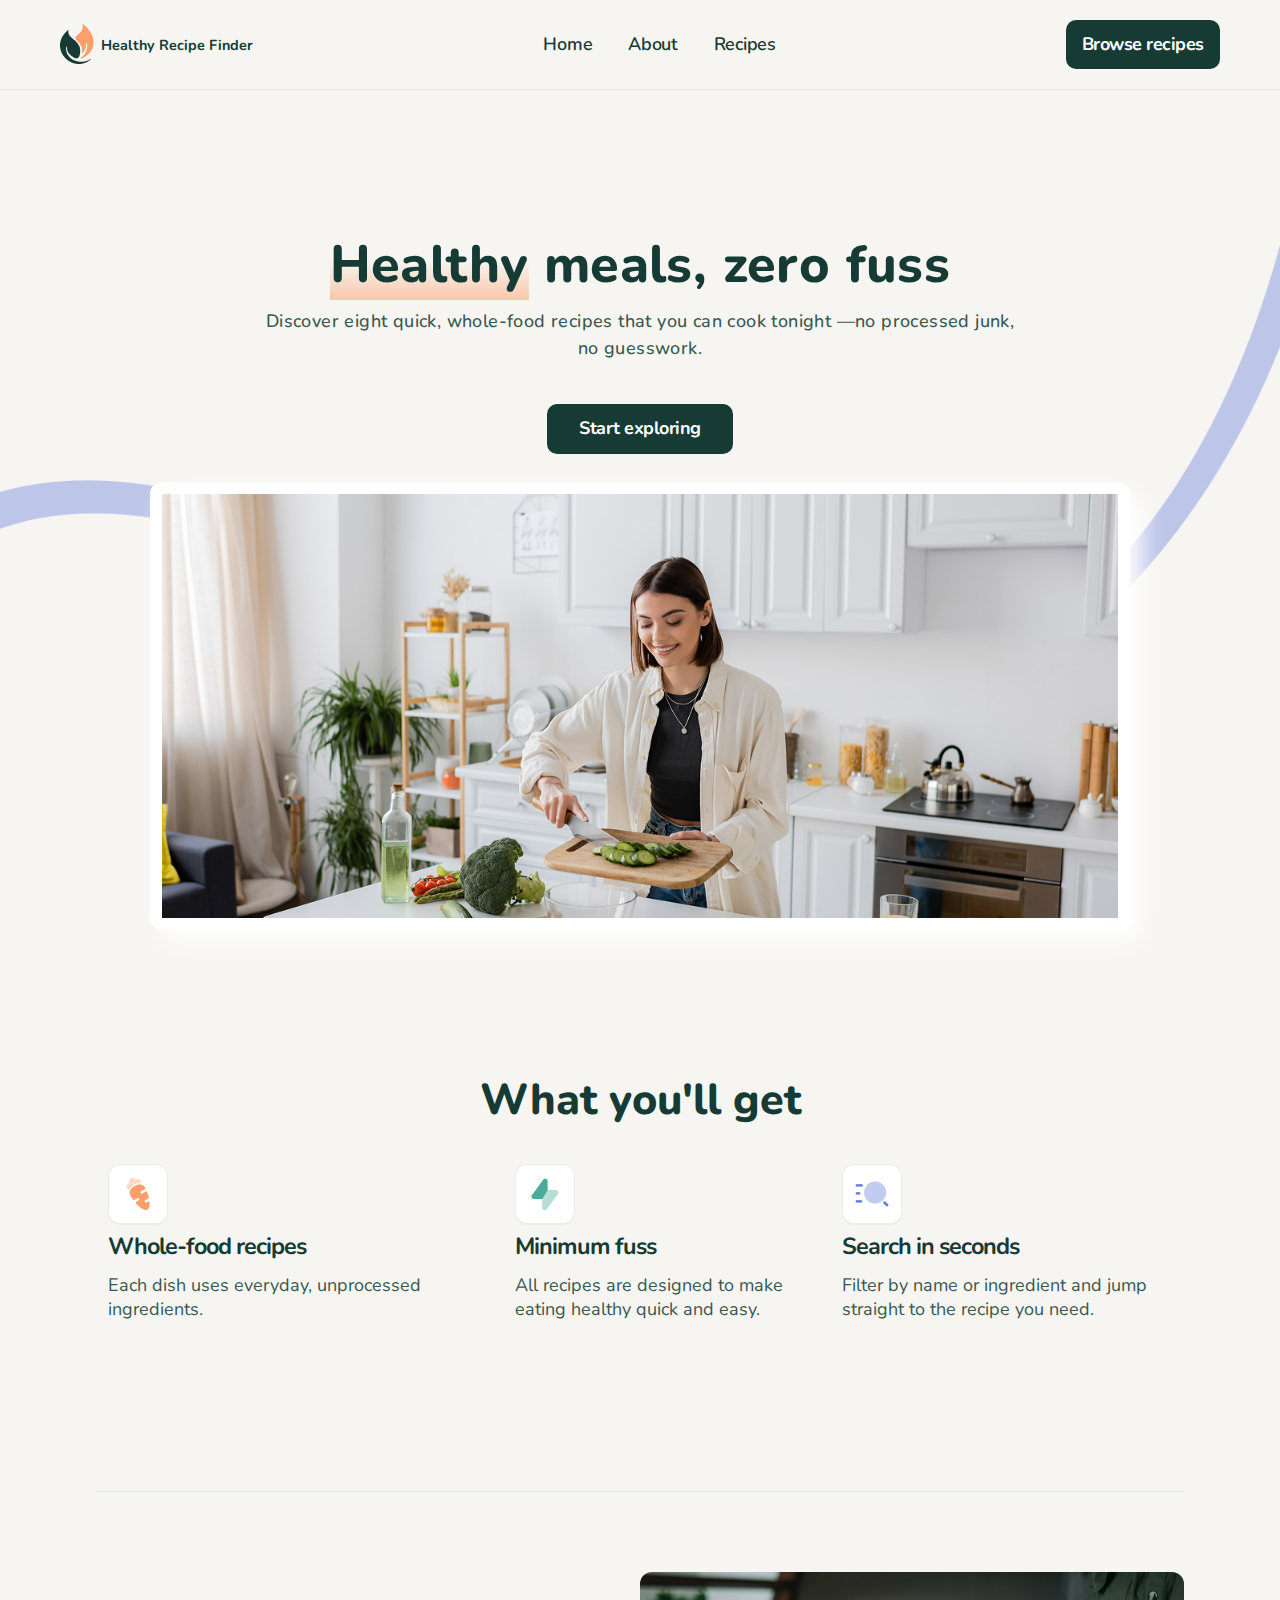
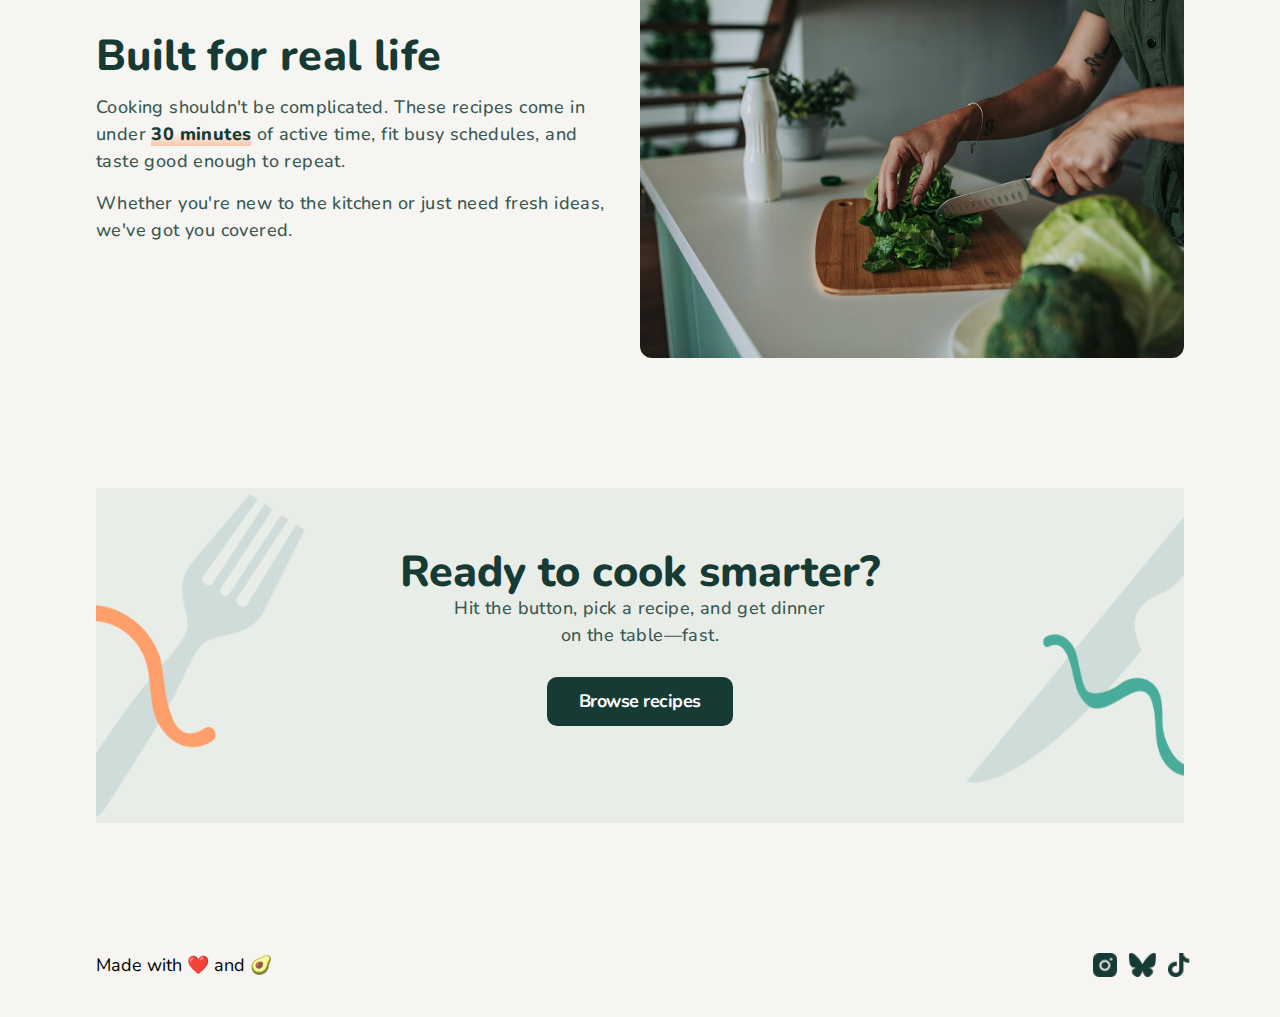
<file: index.html>
<!DOCTYPE html>
<html lang="en">
<head>
    <meta charset="UTF-8">
    <meta name="viewport" content="width=device-width, initial-scale=1.0">
    <title>Healthy Recipe finder</title>
    <link rel="preconnect" href="https://fonts.googleapis.com">
    <link rel="preconnect" href="https://fonts.gstatic.com" crossorigin>
    <link href="https://fonts.googleapis.com/css2?family=Nunito+Sans:ital,opsz,wght@0,6..12,500;1,6..12,500&family=Nunito:ital,wght@0,200..1000;1,200..1000&display=swap" rel="stylesheet">
    <link rel="stylesheet" href="/index.css">
</head>
<body id="home">
    <header>
        <nav>
            <div class="nav-logo">
                <img src="/images/logo.png">
                <p>Healthy Recipe Finder</p>
            </div>

            <ul class="nav-link-wrapper">
                <li><a class="nav-link" href="#">Home</a></li>
                <li><a class="nav-link" href="/about.html">About</a></li>
                <li><a class="nav-link" href="#">Recipes</a></li>
            </ul>

            <button class="cta">Browse recipes</button>
        </nav>
    </header>
    <main class="main_home">
        <section class="hero">
            <div class="desc">
                <h1> <span>Healthy</span> meals, zero fuss</h1>
                <p>Discover eight quick, whole-food recipes that you can cook tonight —no processed junk, no guesswork.</p>
                <button class="cta hero_btn">Start exploring</button>
            </div>
                <img class="hero-img" src="/images/cheerful.png" alt="a cheerful woman preparing a meal" />
        </section>

        <section class="features">
            <h2>What you'll get</h2>
            <div class="features_wrapper">
                <div class="feature">
                    <img src="/images/Carrots.png">
                    <h3>Whole-food recipes</h3>
                    <p class="feature_desc">Each dish uses everyday, unprocessed ingredients.</p>
                </div>
                <div class="feature">
                    <img src="/images/fuss.png">
                    <h3>Minimum fuss</h3>
                    <p class="feature_desc"> All recipes are designed to make eating healthy quick and easy.</p>
                </div>
                <div class="feature">
                    <img src="/images/Feature_Icon.png">
                    <h3>Search in seconds</h3>
                    <p class="feature_desc"> Filter by name or ingredient and jump straight to the recipe you need.</p>
                </div>
            </div>
        </section>

        <section class="real_life">
            <div class="real_life_cnt">
                <div class="desc">
                    <h2>Built for real life</h2>
                    <p>Cooking shouldn't be complicated. These recipes come in under <span>30 minutes</span> of active time, fit busy schedules, and taste good enough to repeat.</p>
                    <p>Whether you're new to the kitchen or just need fresh ideas, we've got you covered.</p>
                </div>
                <img src="/images/preparing-food.png" class="rl_img" alt="a man preparing a meal">
            </div>
        </section>

        <section class="cta_section">
            <div class="cta_cnt">
            <img src="/images/illustration1.png">
            <div class="cta_desc">
                <h2>Ready to cook smarter?</h2>
                <p class="desc cta_p">Hit the button, pick a recipe, and get dinner on the table—fast.</p>
                <button class="cta hero_btn">Browse recipes</button>
            </div>
            <img src="images/illustration2.png">
        </div>
        </section>
    </main>
    <footer>
        <div class="footer_cnt">
            <p>Made with ❤️ and 🥑</p>
        <div class="social_links">
            <img src="/images/instagram.png"/>
            <img src="/images/frame.png"/>
            <img src="/images/tiktok.png"/>
        </div>
    </div>
    </footer>

</body>
</html>
</file>
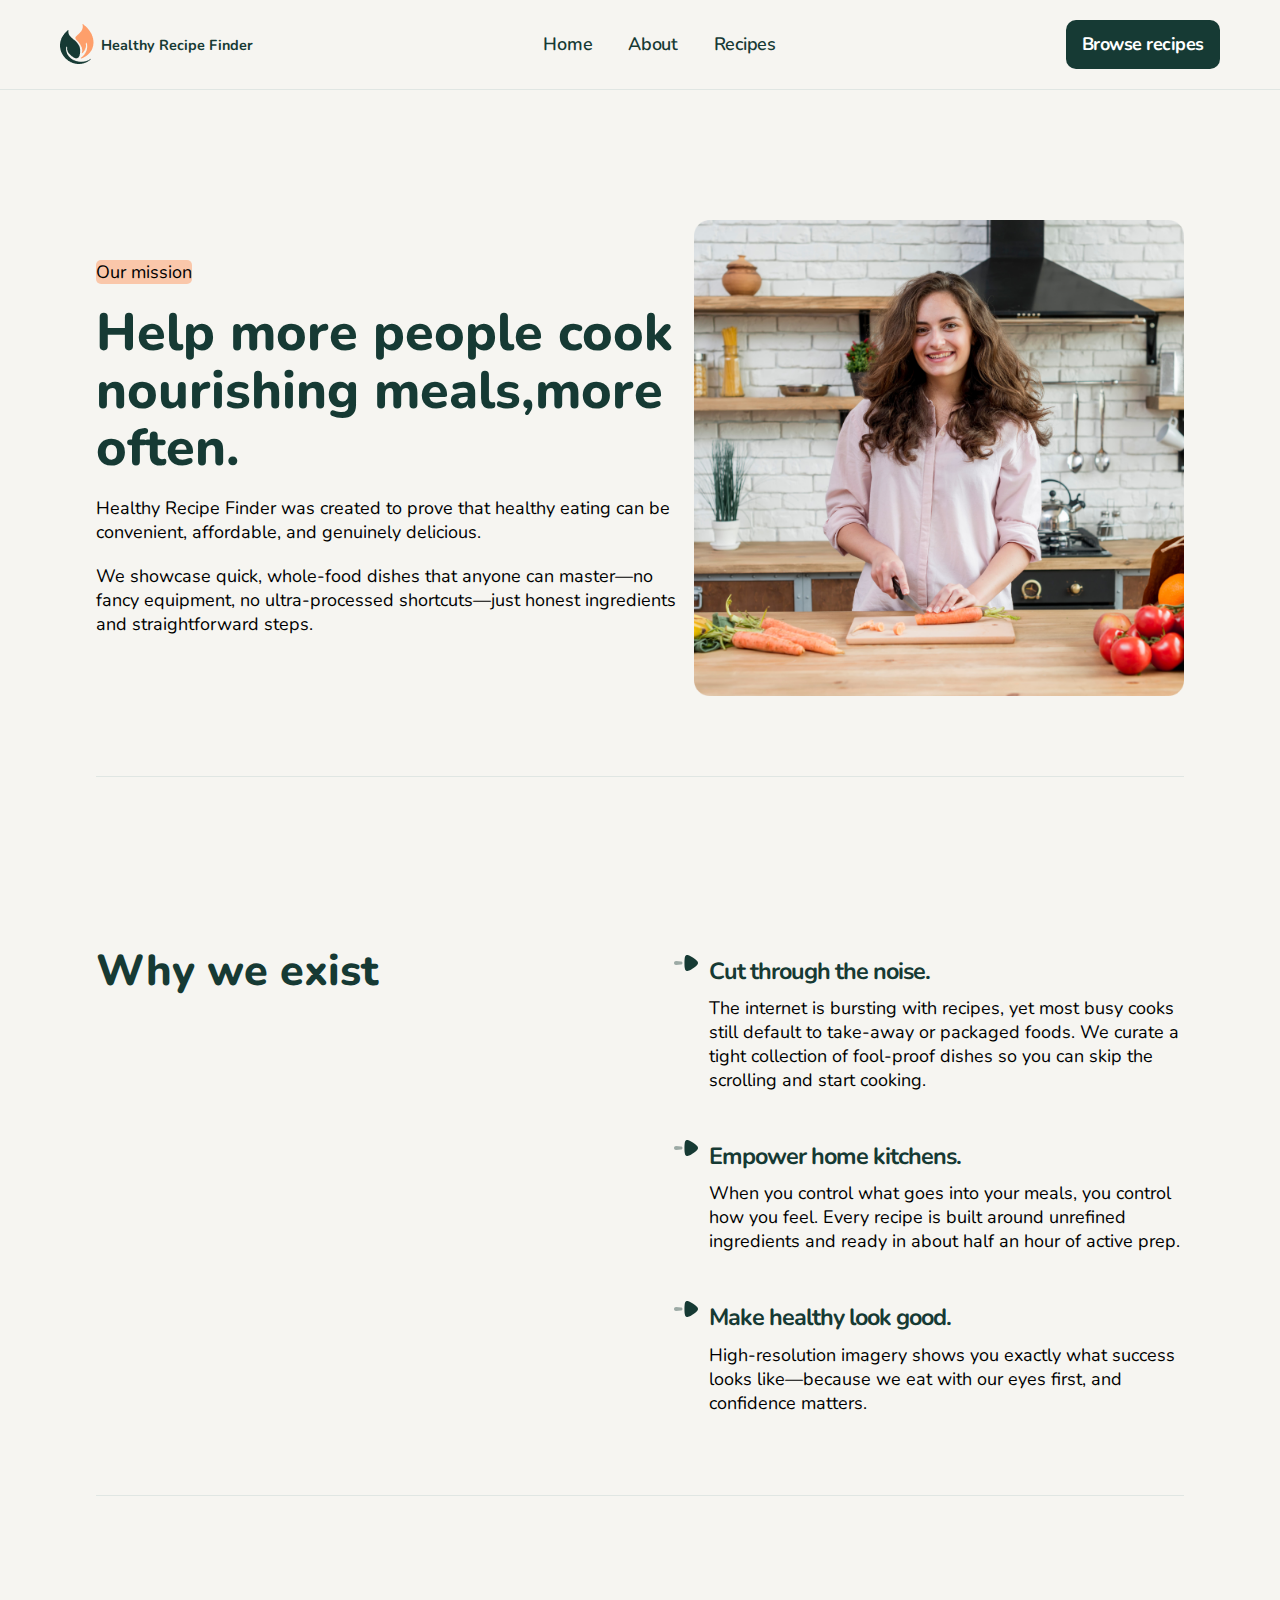
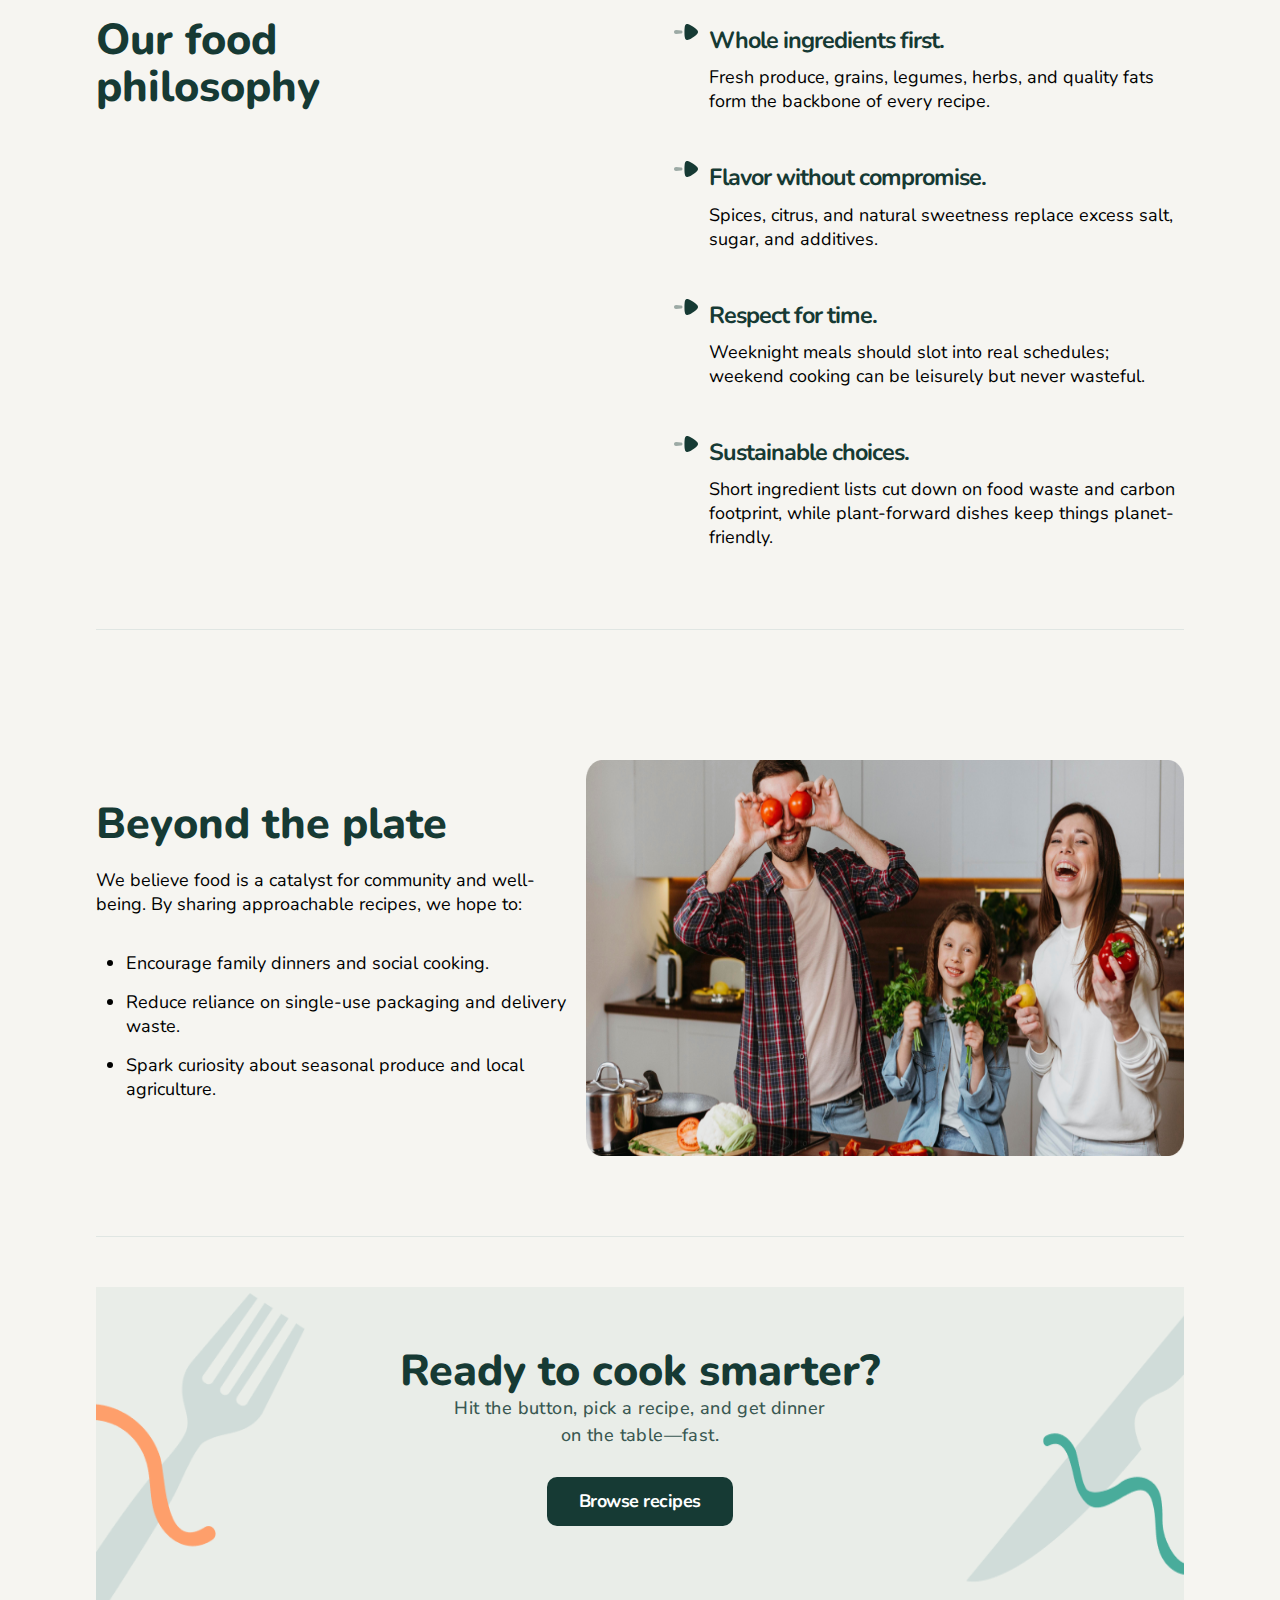
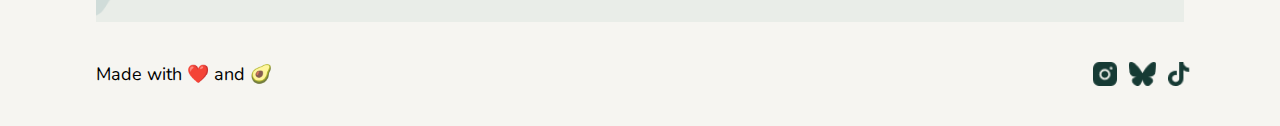
<file: about.html>
<!DOCTYPE html>
<html lang="en">
<head>
    <meta charset="UTF-8">
    <meta name="viewport" content="width=device-width, initial-scale=1.0">
    <title>Healthy Recipe finder</title>
    <link rel="preconnect" href="https://fonts.googleapis.com">
    <link rel="preconnect" href="https://fonts.gstatic.com" crossorigin>
    <link href="https://fonts.googleapis.com/css2?family=Nunito+Sans:ital,opsz,wght@0,6..12,500;1,6..12,500&family=Nunito:ital,wght@0,200..1000;1,200..1000&display=swap" rel="stylesheet">
    <link rel="stylesheet" href="/index.css">
</head>
<body id="about">
<!--------------------Navigation-->
    <header>
        <nav>
            <div class="nav-logo">
                <img src="/images/logo.png">
                <p>Healthy Recipe Finder</p>
            </div>

            <ul class="nav-link-wrapper">
                <li><a class="nav-link" href="/index.html">Home</a></li>
                <li><a class="nav-link" href="/about.html">About</a></li>
                <li><a class="nav-link" href="#">Recipes</a></li>
            </ul>

            <button class="cta">Browse recipes</button>
        </nav>
    </header>
    <main>
<!-------------------------Our mission------------>
        <section class="our_mission">
            <div class="container">
                <div class="cnt_desc">
                    <p><span class="mission">Our mission</span></p>
                    <h1>Help more people cook nourishing meals,more often.</h1>
                    <p>Healthy Recipe Finder was created to prove that healthy eating can be convenient, affordable, and genuinely delicious.</p>
                    <p>We showcase quick, whole-food dishes that anyone can master—no fancy equipment, no ultra-processed shortcuts—just honest ingredients and straightforward steps.</p>
                </div>
                <img src="/images/ourmission_woman.png"  class="about-img"/>
            </div>
        </section>
<!-------------------------Our values------------>
        <section class="ourvalues">
            <div class="container">
                <h2>Why we exist</h2>
                <ul class="value1">
                    <li>
                        <h3>Cut through the noise.</h3>
                        <p>The internet is bursting with recipes, yet most busy cooks still default to take-away or packaged foods. We curate a tight collection of fool-proof dishes so you can skip the scrolling and start cooking.</p>
                    </li>
                    <li>
                        <h3>Empower home kitchens.</h3>
                        <p>When you control what goes into your meals, you control how you feel. Every recipe is built around unrefined ingredients and ready in about half an hour of active prep.</p>
                    </li>
                    <li>
                        <h3>Make healthy look good.</h3>
                        <p>High-resolution imagery shows you exactly what success looks like—because we eat with our eyes first, and confidence matters.</p>
                    </li>
                </ul>
            </div>

            <div class="container">
                <h2>Our food <br> philosophy</h2>
                <ul class="value1">
                    <li>
                        <h3>Whole ingredients first.</h3>
                        <p>Fresh produce, grains, legumes, herbs, and quality fats form the backbone of every recipe.</p>
                    </li>
                    <li>
                        <h3>Flavor without compromise.</h3>
                        <p>Spices, citrus, and natural sweetness replace excess salt, sugar, and additives.</p>
                    </li>
                    <li>
                        <h3>Respect for time.</h3>
                        <p>Weeknight meals should slot into real schedules; weekend cooking can be leisurely but never wasteful.</p>
                    </li>
                    <li>
                        <h3>Sustainable choices.</h3>
                        <p>Short ingredient lists cut down on food waste and carbon footprint, while plant-forward dishes keep things planet-friendly.</p>
                    </li>
                </ul>
            </div>
        </section>
<!-------------------------beyond the plact------------>
        <section class="beyond">
            <div class="container">
                <div class="cnt_desc">
                    <h2>Beyond the plate</h2>
                    <p>We believe food is a catalyst for community and well-being. By sharing approachable recipes, we hope to:</p>
                    <ul>
                        <li>Encourage family dinners and social cooking.</li>
                        <li>Reduce reliance on single-use packaging and delivery waste.</li>
                        <li>Spark curiosity about seasonal produce and local agriculture.</li>
                    </ul>
                </div>
                <img src="/images/Beyond_the_plate.png" alt="happy family in the kitchen" class="byd-img"/>
            </div>
        </section>

<!-------------------------Cta ------------>
        <section class="cta_section">
            <div class="cta_cnt">
            <img src="/images/illustration1.png">
            <div class="cta_desc">
                <h2>Ready to cook smarter?</h2>
                <p class="desc cta_p">Hit the button, pick a recipe, and get dinner on the table—fast.</p>
                <button class="cta hero_btn">Browse recipes</button>
            </div>
            <img src="images/illustration2.png">
        </div>
        </section>
    </main>
<!-------------------------footer------------>
    <footer>
        <div class="footer_cnt">
            <p>Made with ❤️ and 🥑</p>
        <div class="social_links">
            <img src="/images/instagram.png"/>
            <img src="/images/frame.png"/>
            <img src="/images/tiktok.png"/>
        </div>
    </div>
    </footer>
</body>
</html>
</file>
<file: index.css>
*{
    box-sizing: border-box;
    margin: 0;
    padding: 0;
    font-family: "Nunito", sans-serif;
}

html{
    font-size: 18px;
    background-color: #F6F5F1;
}

section{
    padding-top: 50px;
    max-width: 85%;
    display: flex;
    flex-direction: column;
    margin: 0 auto;
}

.main_home{
    background-image: url(/images/hero_bg.png);
    background-size: contain;
    background-repeat: no-repeat;
    margin-bottom: 90px;
}

/***********Navigation**************/
nav{
    border-bottom: 1px solid #E0E6E3;
    padding: 20px 60px;
    display: flex;
    justify-content: space-between;
    align-items: center;
}

.nav-logo{
    align-items: center;
    display: flex;
    min-width:max-content;
    font-size: 0.8rem;
    font-weight: 700;
    color: #163A34;
    letter-spacing: 0%;
    gap: 0.5em;
    line-height:140%;
}

.nav-link-wrapper{
    list-style: none;
    display: flex;
    gap:2em;
}

.nav-link{
    text-decoration: none;
    line-height: 150%;
    font-size: 1rem;
    letter-spacing: -0.3px;
    color: #163A34;
    font-weight: 600;
}

.nav-link:hover{
    border-bottom: 3px solid #FE9F6B;
    transition: 150ms ease-in;
}

/**********hero*************/
.hero{
    margin: 96px auto;
    justify-content: center;
}

h1, h2, h3{
    font-weight: 800;
    font-size: 2.9rem;
    line-height: 110%;
    color:#163A34
}

.desc{
    margin: 0 auto;
    max-width: 70%;
    display: flex;
    flex-direction: column;
    gap: 0.8rem;
    text-align: center;
    font-family: "Nunito Sans", sans-serif;
    color:#395852;
    font-weight: 500;
    line-height: 150%;
    letter-spacing: 0.4px;
}

.hero-img{
    border: 12px solid #ffff;
    border-radius: 12px;
    filter: drop-shadow(12px 12px 12px rgba(255, 255, 255, 1));
    max-width: 90%;
    margin: 0 auto;
}

/*************Features section*****************/

.features_wrapper{
    padding-block: 40px;
    display: flex;
    justify-content: space-between;
}

.feature{
    max-width: fit-content;
    margin-inline: 12px;
}

.feature:first-child{
    flex-basis: 60%;
}

h2{
    font-size: 2.4rem;
    margin-bottom: 40px;
    max-width: fit-content;
    margin: 0 auto;
}

h3{
    font-size: 1.3rem;
    font-weight: 700;
    line-height: 130%;
    letter-spacing: -1px;

}

.feature_desc{
    text-align: left;
    color:#395852;
    margin-top: 12px;
}

/*********Home: Real Life Section*********/

.real_life_cnt{
    padding-top: 80px;;
    margin-block: 80px;
    display: flex;
    justify-content: space-between;
    border-top:  1px solid #E0E6E3;
}

.real_life_cnt .desc,
.real_life_cnt .desc h2{
    text-align: left;
    margin-top:  30px;
    margin-left: 0;
    max-width: fit-content;
}

.real_life_cnt .desc{
    max-width: 48%
}

.rl_img{
    border-radius: 12px;
    max-width: 50%;
}

/***********Cta section *********/
.cta_cnt{
    display: flex;
    background-color: #E9EDE8;
    justify-content: space-between;
}

.cta_desc{
    padding-block: 40px;
    margin-inline: 10px;
    display: flex;
    flex-direction: column;
}

.cta_desc h2{
    margin-top:20px;
    text-align: center;
}

.cta_cnt img{
    max-width: 20%;
}

/*********footer*************/
footer{
    margin: 0 auto;
    padding-block: 40px;
    max-width: 85%;
}

.footer_cnt{
    display: flex;
    justify-content: space-between;
}

.social_links{
    display: flex;
    gap: 12px;
    justify-content: space-between;
}


/**********span*******/
.desc span{
    background-image: linear-gradient(180deg, transparent 45%, #fe9e6b86);
    background-position: center;
    color:#163A34;
    font-weight: 800;
}


/*************Buttons***************/
.cta{
    padding: 12px 16px;
    background-color: #163A34;
    color:#ffff;
    border: none;
    border-radius: 10px;
    line-height: 140%;
    letter-spacing: -0.5px;
    text-align: center;
    font-size: 1rem;
    font-weight:700;
    min-width: fit-content;
}

.hero_btn{
    padding-inline: 32px;
    margin: 28px auto;
}

/**************About*********************/
.container{
    display: flex;
    justify-content: space-between;
    column-gap: 15px;
    padding-block: 80px;
    border-bottom:  1px solid #E0E6E3;
}

.cnt_desc{
    padding-block: 40px;
    display: flex;
    flex-direction: column;
    row-gap:20px;
}

.mission{
    background-color: #fe9e6b86;
    max-width: fit-content;
    border-radius: 5px;
}

.about-img,
.byd-img{
    border-radius: 12px;
    max-width: 45%;
}

/***********Value*************/

.container h2{
    margin-top: 40px;
    min-width: 55%;

}

.value1{
    list-style-image: url(/images/arrow-right.svg);
}

.value1 li{
    margin-top: 40px;
}

.value1 h3{
    margin-bottom: 10px;
}

/*******beyond the plate *******/

.byd-img{
    max-width:55%;
}

.cnt_desc h2{
    min-width: max-content;
    margin: 0;
}

.cnt_desc ul{
    margin-left: 30px;
}

.cnt_desc li{
    margin-block: 15px;
}
</file>
